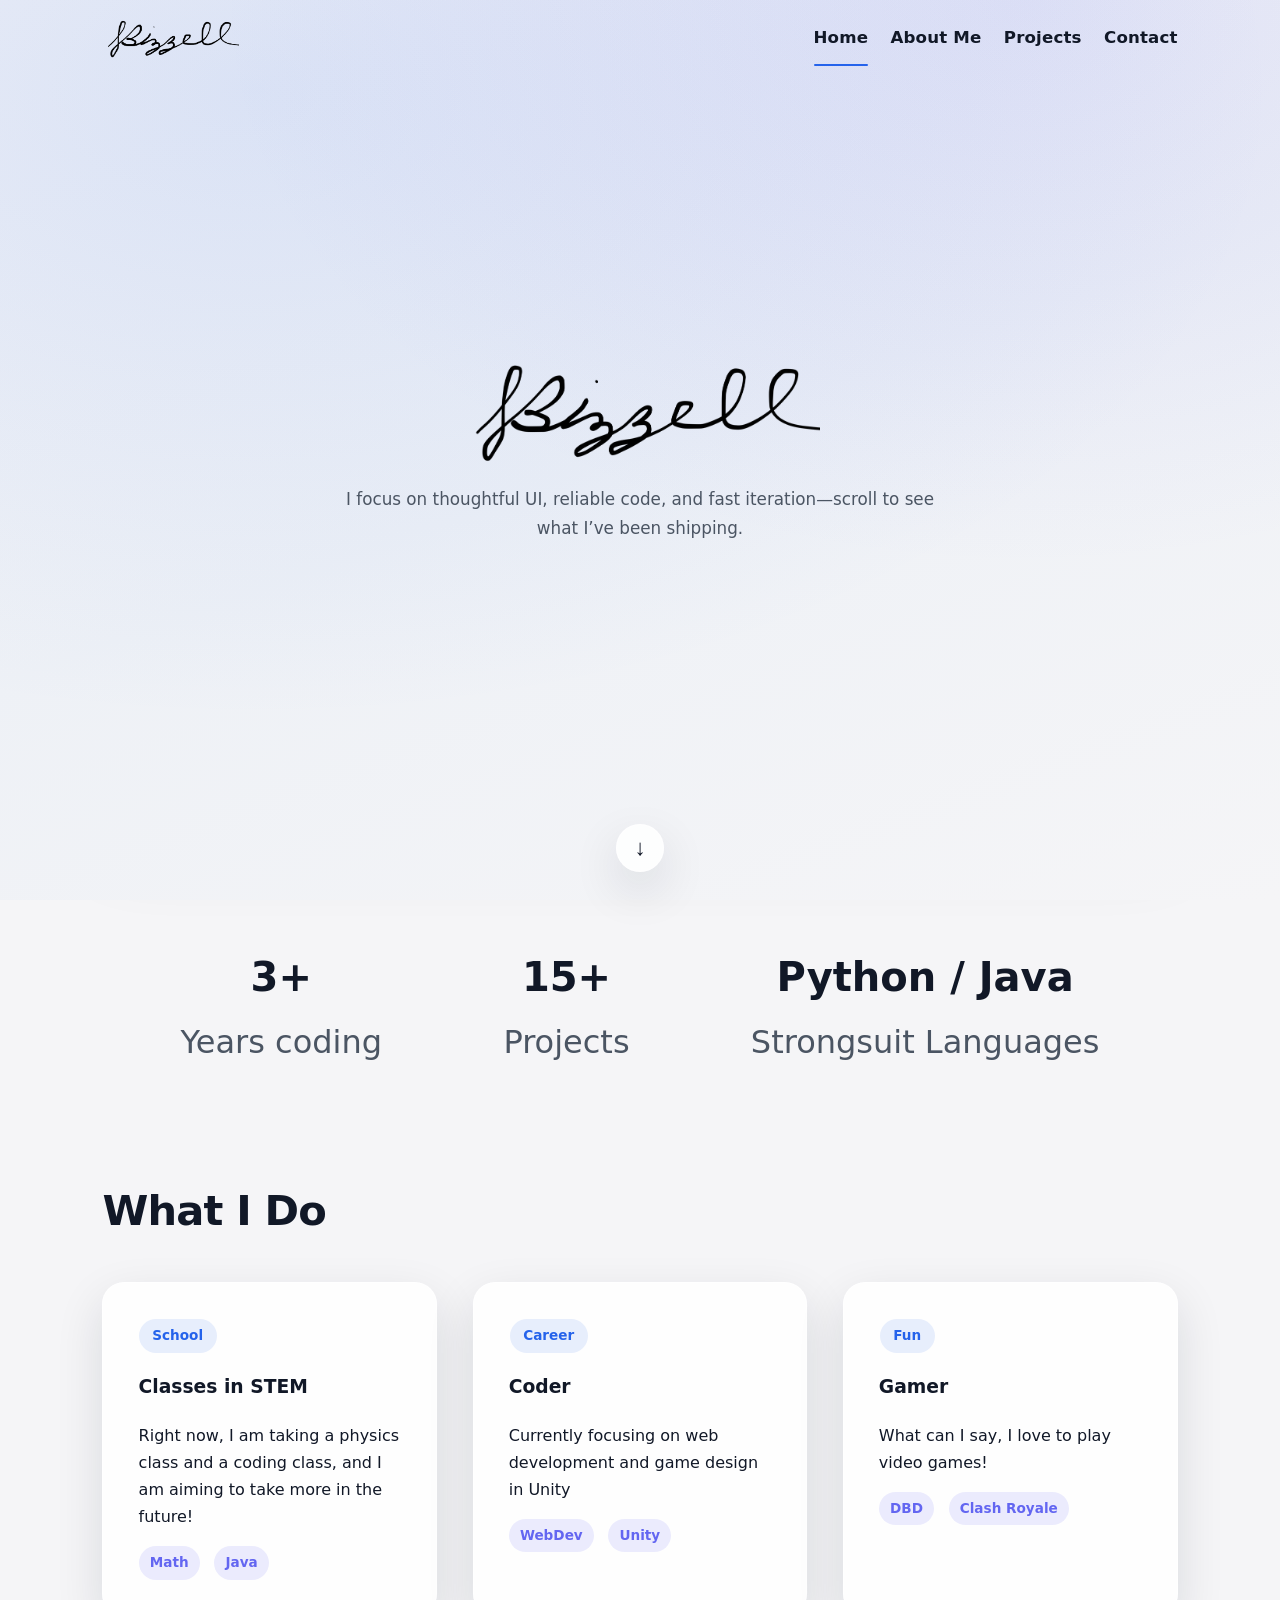
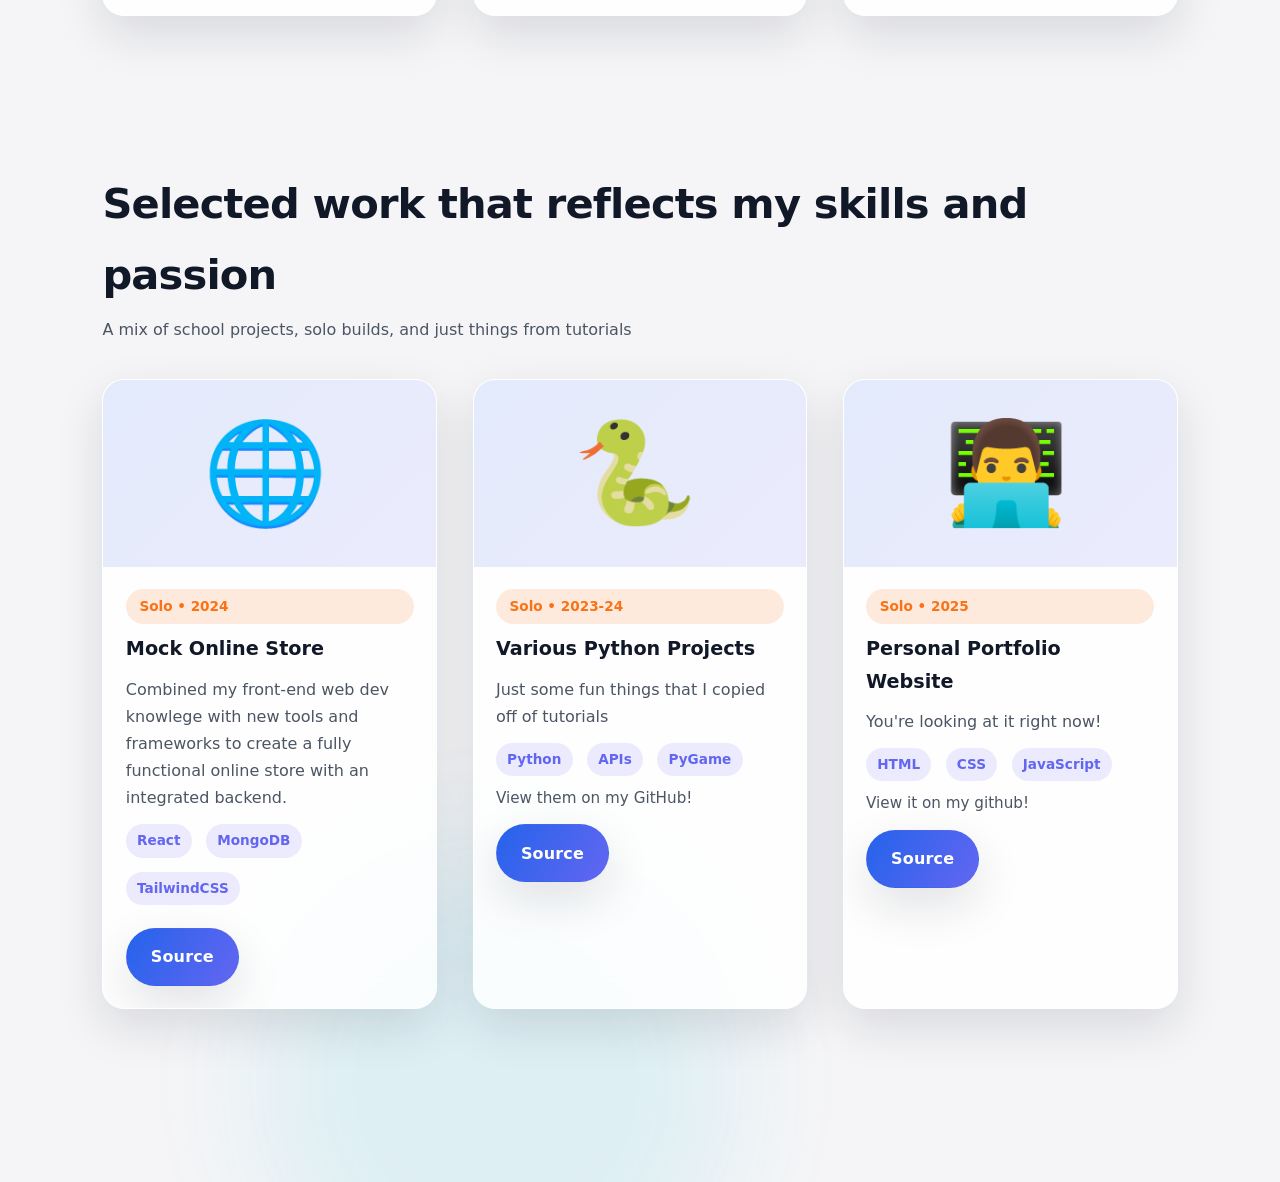
<file: index.html>
<!DOCTYPE html>
<html lang="en">
<head>
  <meta charset="UTF-8">
  <meta name="viewport" content="width=device-width, initial-scale=1.0">
  <title>Jackson Bizzell – Portfolio</title>
  <link rel="stylesheet" href="index.css">
</head>
<body>
  <div class="page">
    <header class="site-header">
      <div class="container header-inner">
        <a class="logo" href="index.html">
          <img src="photos/signature.png" alt="Jackson Bizzell signature">
          <span class="sr-only">Jackson Bizzell</span>
        </a>
        <nav class="nav-links" id="navMenu">
          <a class="nav-link active" href="index.html">Home</a>
          <a class="nav-link" href="about.html">About Me</a>
          <a class="nav-link" href="projects.html">Projects</a>
          <a class="nav-link" href="contact.html">Contact</a>
        </nav>
        <button class="nav-toggle" id="navToggle" aria-label="Toggle menu">
          …
        </button>
      </div>
    </header>

    <div class="bg-accents">
      <div class="blob blob-1"></div>
      <div class="blob blob-2"></div>
      <div class="blob blob-3"></div>
    </div>

    <main class="page-main">
      <section class="hero">
        <div class="container">
          <div class="hero-media">
            <img src="photos/background.jpg" alt="Hero background">
            <div class="hero-overlay"></div>
            <div class="hero-content">
              <div class="hero-text-block hero-text-overlay reveal-left">
                <h1 class="hero-title">Hey there 👋,</h1>
                <h1 class="hero-title"> I'm Jackson</h1>
                <p class="hero-subtitle">I'm a student interested in every aspect of tech!</p>
                <div class="hero-actions reveal-up reveal-delay-1">
                  <a class="btn btn-primary" href="projects.html">View My Work</a>
                  <a class="btn btn-ghost" href="contact.html">Contact Me</a>
                </div>
              </div>

              <div class="hero-mini-cards reveal-right">
                <div class="mini-card with-bg-thumb reveal-up">
                  <div class="mini-card-body">
                    <h4>17</h4>
                    <p>Years old</p>
                  </div>
                </div>
                <div class="mini-card with-bg-thumb reveal-up reveal-delay-1">
                  <div class="mini-card-body">
                    <h4>NCSSM</h4>
                    <p>C/O 2027</p>
                  </div>
                </div>
                <div class="mini-card with-bg-thumb reveal-up reveal-delay-2">
                  <div class="mini-card-body">
                    <h4>Eagle Scout</h4>
                    <p>Troop 124, Clayton, NC</p>
                  </div>
                </div>
              </div>
            </div>
          </div>
        </div>
      </section>

      

      <section class="section">
        <div class="container">
          <div class="stat-row hero-stats">
            <div class="stat-card reveal-up">
              <div class="stat-value">3+</div>
              <div class="stat-label">Years coding</div>
            </div>
            <div class="stat-card reveal-up reveal-delay-1">
              <div class="stat-value">15+</div>
              <div class="stat-label">Projects</div>
            </div>
            <div class="stat-card reveal-up reveal-delay-2">
              <div class="stat-value">Python / Java</div>
              <div class="stat-label">Strongsuit Languages</div>
            </div>
          </div>
        </div>
      </section>

      <section class="section" id="focus">
        <div class="container">
          <div class="section-header reveal-up">
            <h2 class="section-title">What I Do</h2>
          </div>
          <div class="grid grid-3">
            <article class="card reveal-up">
              <div class="pill">School</div>
              <h3>Classes in STEM</h3>
              <p>Right now, I am taking a physics class and a coding class, and I am aiming to take more in the future!</p>
              <div class="project-actions">
                <span class="tag">Math</span>
                <span class="tag">Java</span>
              </div>
            </article>
            <article class="card reveal-up reveal-delay-1">
              <div class="pill">Career</div>
              <h3>Coder</h3>
              <p>Currently focusing on web development and game design in Unity</p>
              <div class="project-actions">
                <span class="tag">WebDev</span>
                <span class="tag">Unity</span>
              </div>
            </article>
            <article class="card reveal-up reveal-delay-2">
              <div class="pill">Fun</div>
              <h3>Gamer</h3>
              <p>What can I say, I love to play video games!</p>
              <div class="project-actions">
                <span class="tag">DBD</span>
                <span class="tag">Clash Royale</span>
              </div>
            </article>
          </div>
        </div>
      </section>

      <section class="section">
        <section class="section">
          <div class="container">
            <div class="section-header reveal-up">
              <h1 class="section-title">Selected work that reflects my skills and passion</h1>
              <p class="section-subtitle">A mix of school projects, solo builds, and just things from tutorials</p>
            </div>
  
            <div class="project-grid">
              <article class="card project-card reveal-up">
                <div class="project-media">
                  🌐
                </div>
                <div class="project-body">
                  <div class="pill tag-warm">Solo • 2024</div>
                  <h3 class="project-title">Mock Online Store</h3>
                  <p class="project-text">Combined my front-end web dev knowlege with new tools and frameworks to create a fully functional online store with an integrated backend.</p>
                  <div class="project-actions">
                    <span class="tag">React</span>
                    <span class="tag">MongoDB</span>
                    <span class="tag">TailwindCSS</span>
                  </div>
                  <div class="project-meta"></div>
                  <div class="project-actions">
                    <a class="btn btn-primary" href="">Source</a>
                  </div>
                </div>
              </article>
  
              <article class="card project-card reveal-up reveal-delay-1">
                <div class="project-media">
                  🐍
                </div>
                <div class="project-body">
                  <div class="pill tag-warm">Solo • 2023-24</div>
                  <h3 class="project-title">Various Python Projects</h3>
                  <p class="project-text">Just some fun things that I copied off of tutorials</p>
                  <div class="project-actions">
                    <span class="tag">Python</span>
                    <span class="tag">APIs</span>
                    <span class="tag">PyGame</span>
                  </div>
                  <div class="project-meta">View them on my GitHub!</div>
                  <div class="project-actions">
                    <a class="btn btn-primary" href="https://github.com/J-Bizzy/Python_Project">Source</a>
                  </div>
                </div>
              </article>
  
              <article class="card project-card reveal-up reveal-delay-2">
                <div class="project-media">
                  👨‍💻
                </div>
                <div class="project-body">
                  <div class="pill tag-warm">Solo • 2025</div>
                  <h3 class="project-title">Personal Portfolio Website</h3>
                  <p class="project-text">You're looking at it right now!</p>
                  <div class="project-actions">
                    <span class="tag">HTML</span>
                    <span class="tag">CSS</span>
                    <span class="tag">JavaScript</span>
                  </div>
                  <div class="project-meta">View it on my github!</div>
                  <div class="project-actions">
                    <a class="btn btn-primary" href="https://github.com/J-Bizzy/J-Bizzy.github.io">Source</a>
                  </div>
                </div>
              </article>
            </div>
          </div>
        </section>
    </main>

    <footer class="site-footer">
      <div class="container footer-inner reveal-up">
        <span>© 2025 Jackson Bizzell</span>
        <span>Have a great rest of your day 🙂</span>
      </div>
    </footer>
  </div>
  <script src="main.js"></script>
</body>
</html>
</file>
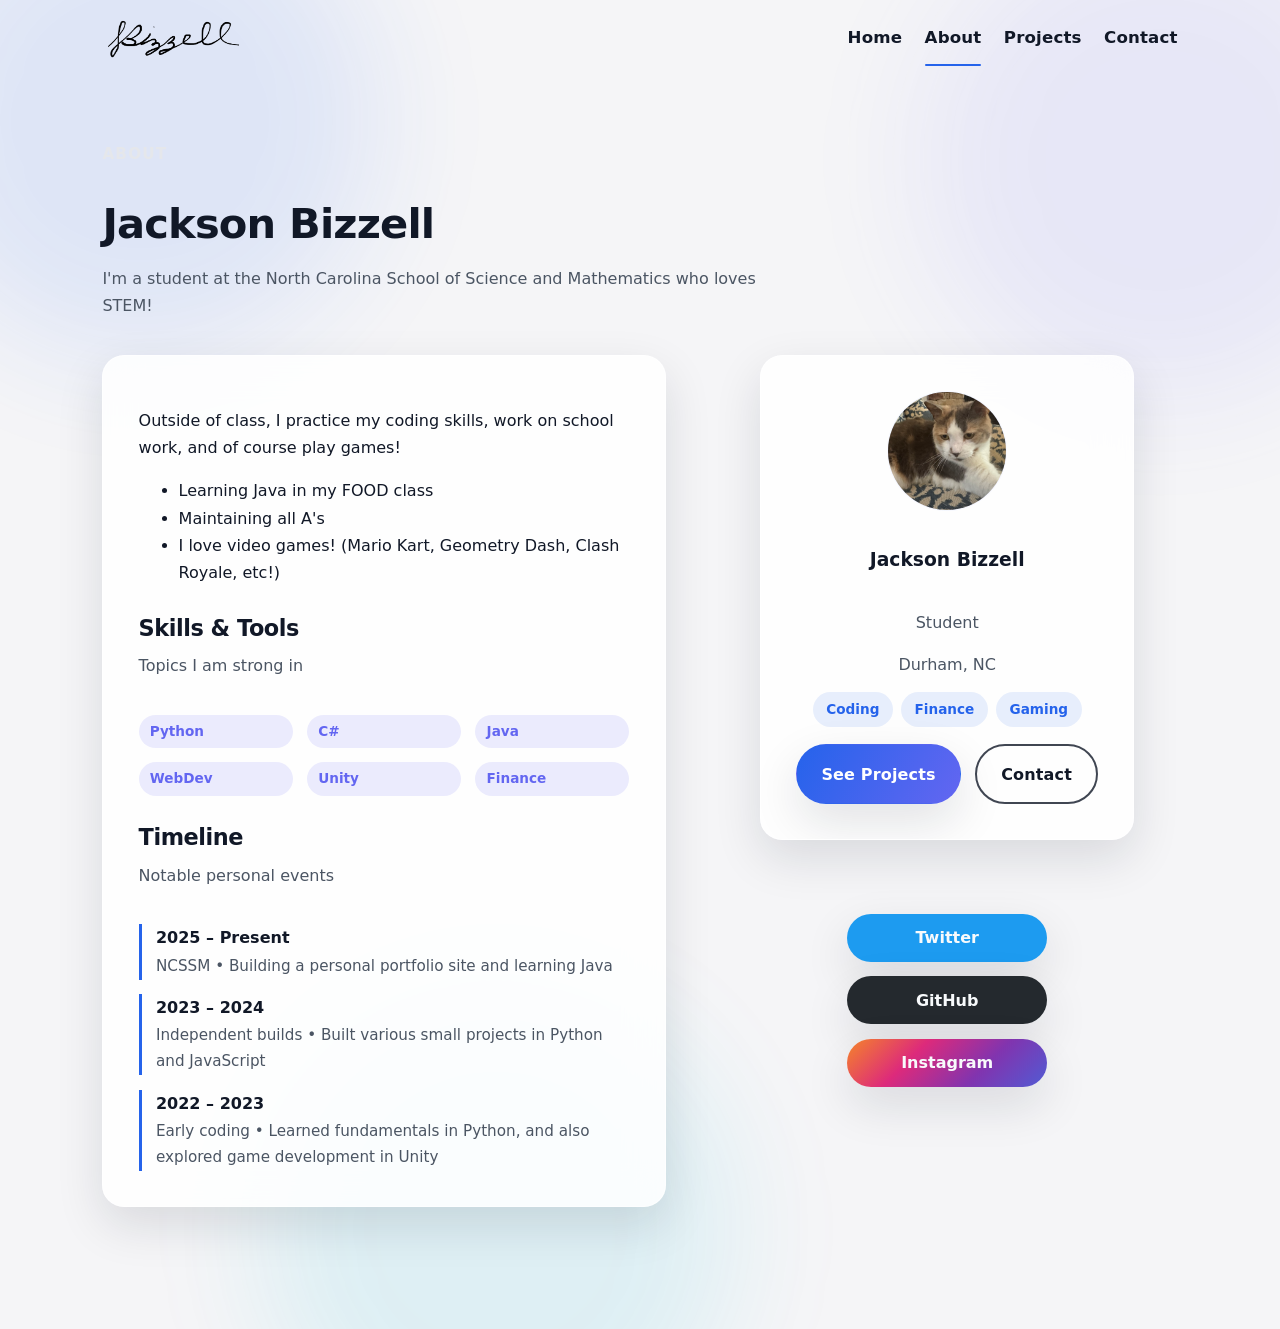
<file: about.html>
<!DOCTYPE html>
<html lang="en">
<head>
  <meta charset="UTF-8">
  <meta name="viewport" content="width=device-width, initial-scale=1.0">
  <title>About – Jackson Bizzell</title>
  <link rel="stylesheet" href="index.css">
</head>
<body>
  <div class="page">
    <header class="site-header">
      <div class="container header-inner">
        <a class="logo" href="index.html">
          <img src="photos/signature.png" alt="Jackson Bizzell signature">
          <span class="sr-only">Jackson Bizzell</span>
        </a>
        <nav class="nav-links" id="navMenu">
          <a class="nav-link" href="index.html">Home</a>
          <a class="nav-link active" href="about.html">About</a>
          <a class="nav-link" href="projects.html">Projects</a>
          <a class="nav-link" href="contact.html">Contact</a>
        </nav>
        <button class="nav-toggle" id="navToggle" aria-label="Toggle menu">
          <span></span><span></span><span></span>
        </button>
      </div>
    </header>

    <div class="bg-accents">
      <div class="blob blob-1"></div>
      <div class="blob blob-2"></div>
      <div class="blob blob-3"></div>
    </div>

    <main class="page-main">
      <section class="section about-section">
        <div class="container">
          <div class="section-header reveal-up">
            <p class="eyebrow">About</p>
            <h1 class="section-title">Jackson Bizzell</h1>
            <p class="section-subtitle">I'm a student at the North Carolina School of Science and Mathematics who loves STEM!</p>
          </div>

          <div class="about-layout">
            <div class="card reveal-left">
              <p>Outside of class, I practice my coding skills, work on school work, and of course play games!</p>
              <ul>
                <li>Learning Java in my FOOD class</li>
                <li>Maintaining all A's</li>
                <li>I love video games! (Mario Kart, Geometry Dash, Clash Royale, etc!)</li>
              </ul>

              <div class="section-header" style="margin-top: var(--space-md);">
                <h2 class="section-title" style="font-size:1.4rem;">Skills &amp; Tools</h2>
                <p class="section-subtitle">Topics I am strong in</p>
              </div>
              <div class="skills-grid reveal-up">
                <span class="tag">Python</span>
                <span class="tag">C#</span>
                <span class="tag">Java</span>
                <span class="tag">WebDev</span>
                <span class="tag">Unity</span>
                <span class="tag">Finance</span>
              </div>

              <div class="section-header" style="margin-top: var(--space-md);">
                <h2 class="section-title" style="font-size:1.4rem;">Timeline</h2>
                <p class="section-subtitle">Notable personal events</p>
              </div>
              <div class="timeline">
                <div class="timeline-item reveal-up">
                  <h4>2025 – Present</h4>
                  <p>NCSSM • Building a personal portfolio site and learning Java</p>
                </div>
                <div class="timeline-item reveal-up reveal-delay-1">
                  <h4>2023 – 2024</h4>
                  <p>Independent builds • Built various small projects in Python and JavaScript</p>
                </div>
                <div class="timeline-item reveal-up reveal-delay-2">
                  <h4>2022 – 2023</h4>
                  <p>Early coding • Learned fundamentals in Python, and also explored game development in Unity</p>
                </div>
              </div>
            </div>

            <div class="profile-column reveal-right">
              <div class="card profile-card">
                <img class="avatar" src="photos/sophie.jpeg" alt="Portrait of Jackson Bizzell">
                <h3>Jackson Bizzell</h3>
                <p class="section-subtitle" style="margin:0;">Student</p>
                <p class="section-subtitle" style="margin:0;">Durham, NC</p>
                <div class="profile-tags">
                  <span class="pill">Coding</span>
                  <span class="pill">Finance</span>
                  <span class="pill">Gaming</span>
                </div>
                <div class="project-actions" style="justify-content:center;">
                  <a class="btn btn-primary" href="projects.html">See Projects</a>
                  <a class="btn btn-ghost" href="contact.html">Contact</a>
                </div>
              </div>
              <div class="about-social-pills">
                <a class="pill pill-twitter" href="https://twitter.com/" target="_blank" rel="noopener noreferrer">Twitter</a>
                <a class="pill pill-github" href="https://github.com/J-Bizzy" target="_blank" rel="noopener noreferrer">GitHub</a>
                <a class="pill pill-instagram" href="https://instagram.com/" target="_blank" rel="noopener noreferrer">Instagram</a>
              </div>
            </div>
          </div>
        </div>
      </section>
    </main>

    <footer class="site-footer">
      <div class="container footer-inner reveal-up">
        <span>© 2025 Jackson Bizzell</span>
        <span>Have a great rest of your day 🙂</span>
      </div>
    </footer>
  </div>

  <script src="main.js"></script>
</body>
</html>
</file>
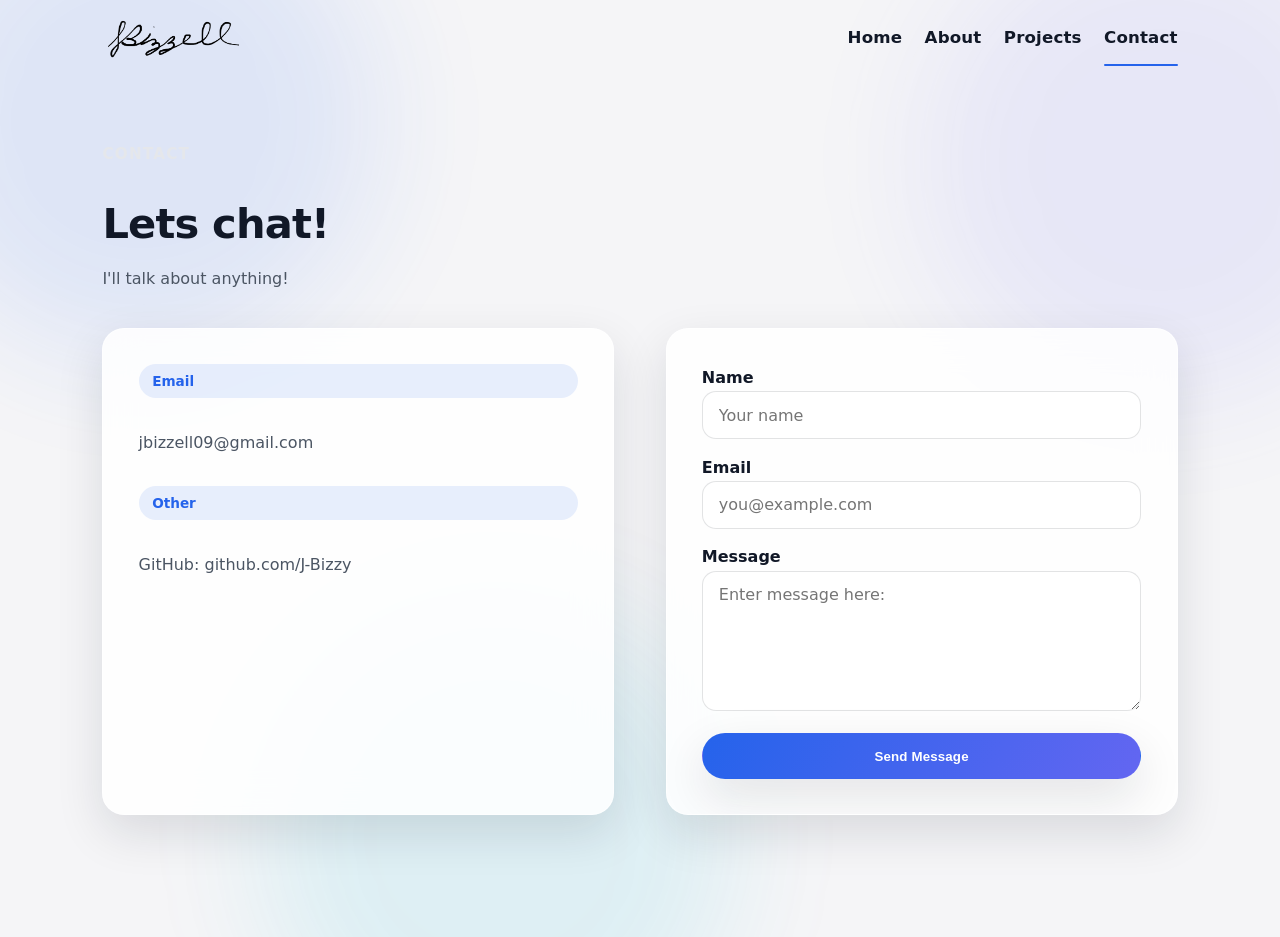
<file: contact.html>
<!DOCTYPE html>
<html lang="en">
<head>
  <meta charset="UTF-8">
  <meta name="viewport" content="width=device-width, initial-scale=1.0">
  <title>Contact – Jackson Bizzell</title>
  <link rel="stylesheet" href="index.css">
</head>
<body>
  <div class="page">
    <header class="site-header">
      <div class="container header-inner">
        <a class="logo" href="index.html">
          <img src="photos/signature.png" alt="Jackson Bizzell signature">
          <span class="sr-only">Jackson Bizzell</span>
        </a>
        <nav class="nav-links" id="navMenu">
          <a class="nav-link" href="index.html">Home</a>
          <a class="nav-link" href="about.html">About</a>
          <a class="nav-link" href="projects.html">Projects</a>
          <a class="nav-link active" href="contact.html">Contact</a>
        </nav>
        <button class="nav-toggle" id="navToggle" aria-label="Toggle menu">
          <span></span><span></span><span></span>
        </button>
      </div>
    </header>

    <div class="bg-accents">
      <div class="blob blob-1"></div>
      <div class="blob blob-2"></div>
      <div class="blob blob-3"></div>
    </div>

    <main class="page-main">
      <section class="section">
        <div class="container">
          <div class="section-header reveal-up">
            <p class="eyebrow">Contact</p>
            <h1 class="section-title">Lets chat!</h1>
            <p class="section-subtitle">I'll talk about anything!</p>
          </div>

          <div class="contact-layout">
            <div class="card reveal-left">
              <div class="contact-list">
                <div class="pill">Email</div>
                <p>jbizzell09@gmail.com</p>
                <div class="pill">Other</div>
                <p>GitHub: github.com/J-Bizzy</p>
              </div>
            </div>

            <div class="card form-card reveal-right">
              <form action="mailto:jbizzell09@gmail.com" method="post" enctype="text/plain">
                <div>
                  <label for="name">Name</label>
                  <input id="name" name="Name" placeholder="Your name">
                </div>
                <div>
                  <label for="email">Email</label>
                  <input id="email" name="Email" type="email" placeholder="you@example.com">
                </div>
                <div>
                  <label for="message">Message</label>
                  <textarea id="message" name="Message" placeholder="Enter message here:"></textarea>
                </div>
                <button class="btn btn-primary" type="submit">Send Message</button>
              </form>
            </div>
          </div>
        </div>
      </section>
    </main>

    <footer class="site-footer">
      <div class="container footer-inner reveal-up">
        <span>© 2025 Jackson Bizzell</span>
        <span>Have a great rest of your day 🙂</span>
      </div>
    </footer>
  </div>

  <script src="main.js"></script>
</body>
</html>
</file>
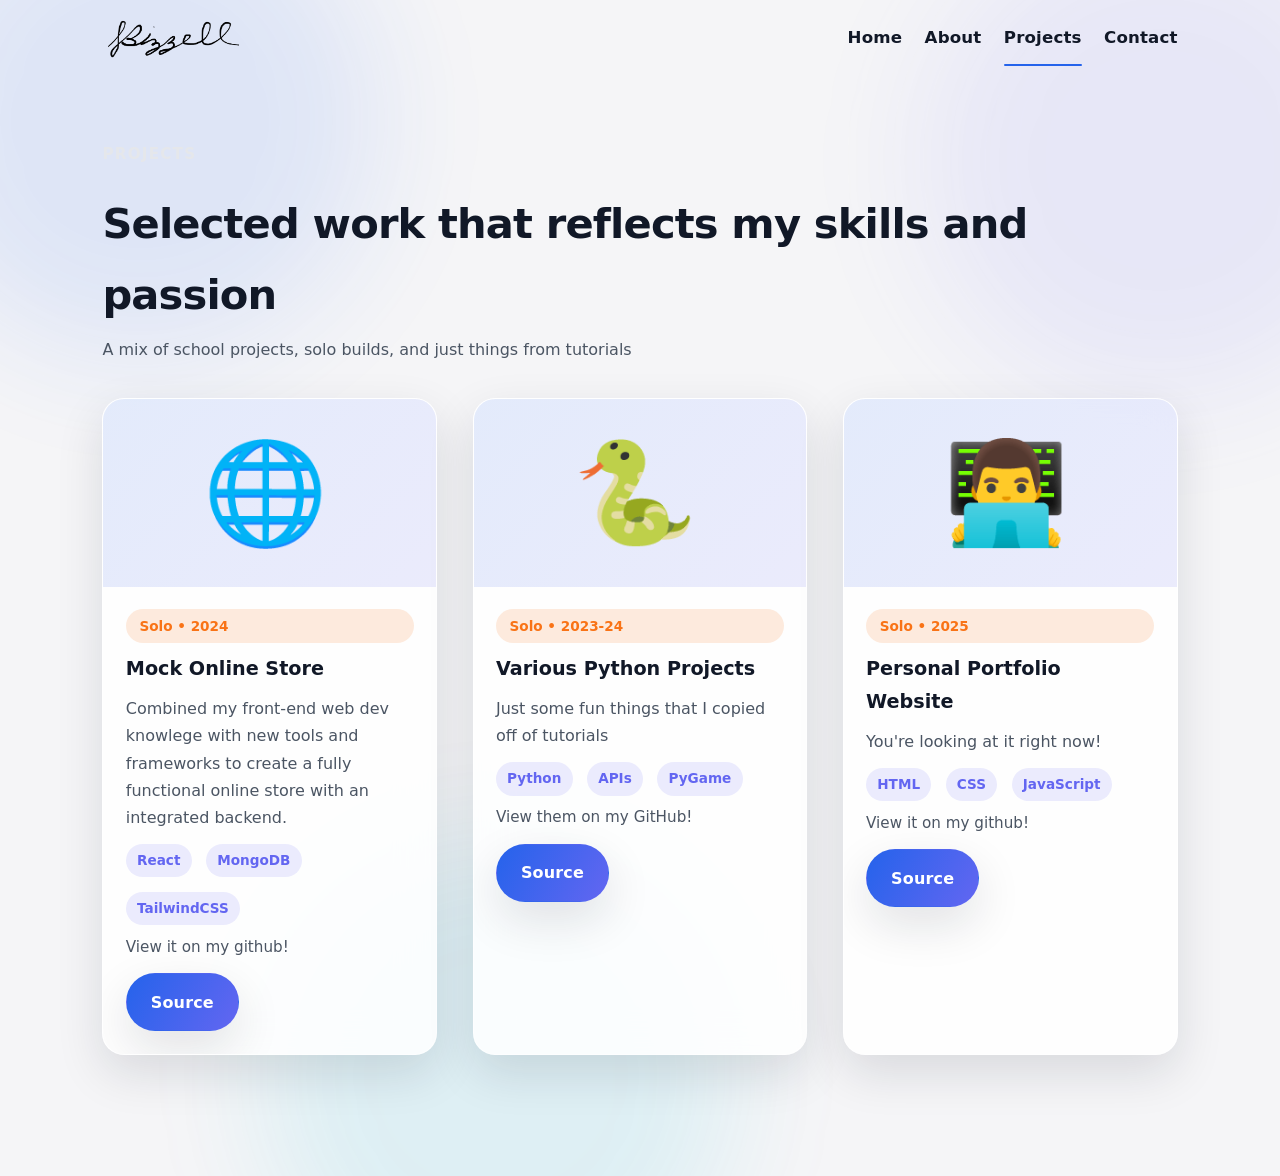
<file: projects.html>
<!DOCTYPE html>
<html lang="en">
<head>
  <meta charset="UTF-8">
  <meta name="viewport" content="width=device-width, initial-scale=1.0">
  <title>Projects – Jackson Bizzell</title>
  <link rel="stylesheet" href="index.css">
</head>
<body>
  <div class="page">
    <header class="site-header">
      <div class="container header-inner">
        <a class="logo" href="index.html">
          <img src="photos/signature.png" alt="Jackson Bizzell signature">
          <span class="sr-only">Jackson Bizzell</span>
        </a>
        <nav class="nav-links" id="navMenu">
          <a class="nav-link" href="index.html">Home</a>
          <a class="nav-link" href="about.html">About</a>
          <a class="nav-link active" href="projects.html">Projects</a>
          <a class="nav-link" href="contact.html">Contact</a>
        </nav>
        <button class="nav-toggle" id="navToggle" aria-label="Toggle menu">
          <span></span><span></span><span></span>
        </button>
      </div>
    </header>

    <div class="bg-accents">
      <div class="blob blob-1"></div>
      <div class="blob blob-2"></div>
      <div class="blob blob-3"></div>
    </div>

    <main class="page-main">
      <section class="section">
        <div class="container">
          <div class="section-header reveal-up">
            <p class="eyebrow">Projects</p>
            <h1 class="section-title">Selected work that reflects my skills and passion</h1>
            <p class="section-subtitle">A mix of school projects, solo builds, and just things from tutorials</p>
          </div>

          <div class="project-grid">
            <article class="card project-card reveal-up">
              <div class="project-media">
                🌐
              </div>
              <div class="project-body">
                <div class="pill tag-warm">Solo • 2024</div>
                <h3 class="project-title">Mock Online Store</h3>
                <p class="project-text">Combined my front-end web dev knowlege with new tools and frameworks to create a fully functional online store with an integrated backend.</p>
                <div class="project-actions">
                  <span class="tag">React</span>
                  <span class="tag">MongoDB</span>
                  <span class="tag">TailwindCSS</span>
                </div>
                <div class="project-meta">View it on my github!</div>
                <div class="project-actions">
                  <a class="btn btn-primary" href="">Source</a>
                </div>
              </div>
            </article>

            <article class="card project-card reveal-up reveal-delay-1">
              <div class="project-media">
                🐍
              </div>
              <div class="project-body">
                <div class="pill tag-warm">Solo • 2023-24</div>
                <h3 class="project-title">Various Python Projects</h3>
                <p class="project-text">Just some fun things that I copied off of tutorials</p>
                <div class="project-actions">
                  <span class="tag">Python</span>
                  <span class="tag">APIs</span>
                  <span class="tag">PyGame</span>
                </div>
                <div class="project-meta">View them on my GitHub!</div>
                <div class="project-actions">
                  <a class="btn btn-primary" href="https://github.com/J-Bizzy/Python_Project">Source</a>
                </div>
              </div>
            </article>

            <article class="card project-card reveal-up reveal-delay-2">
              <div class="project-media">
                👨‍💻
              </div>
              <div class="project-body">
                <div class="pill tag-warm">Solo • 2025</div>
                <h3 class="project-title">Personal Portfolio Website</h3>
                <p class="project-text">You're looking at it right now!</p>
                <div class="project-actions">
                  <span class="tag">HTML</span>
                  <span class="tag">CSS</span>
                  <span class="tag">JavaScript</span>
                </div>
                <div class="project-meta">View it on my github!</div>
                <div class="project-actions">
                  <a class="btn btn-primary" href="https://github.com/J-Bizzy/J-Bizzy.github.io">Source</a>
                </div>
              </div>
            </article>
          </div>
        </div>
      </section>
    </main>

    <footer class="site-footer">
      <div class="container footer-inner reveal-up">
        <span>© 2025 Jackson Bizzell</span>
        <span>Have a great rest of your day 🙂</span>
      </div>
    </footer>
  </div>

  <script src="main.js"></script>
</body>
</html>
</file>
<file: index.css>
:root {
  /* Color system */
  --bg: #f5f5f7;
  --bg-alt: #eef1f6;
  --text-main: #111827;
  --text-muted: #4b5563;
  --accent: #2563eb;
  --accent-2: #6366f1;
  --accent-warm: #f97316;
  --card-bg: rgba(255, 255, 255, 0.85);
  --card-border: rgba(255, 255, 255, 0.6);
  --shadow-soft: 0 18px 48px rgba(17, 24, 39, 0.12);
  --shadow-strong: 0 30px 70px rgba(17, 24, 39, 0.18);

  /* Typography */
  --font-size-body: 1rem;
  --font-size-sm: 0.92rem;
  --font-size-h1: clamp(3rem, 6vw, 4.2rem);
  --font-size-h2: clamp(2rem, 4vw, 2.6rem);
  --font-size-h3: 1.25rem;

  /* Radius & spacing */
  --radius-lg: 22px;
  --radius-md: 14px;
  --radius-pill: 999px;
  --space-xs: 0.5rem;
  --space-sm: 0.9rem;
  --space-md: 1.4rem;
  --space-lg: 2.2rem;
  --space-xl: 3.2rem;
  --reveal-distance: 26px;
  --reveal-duration: 0.75s;
  --reveal-ease: cubic-bezier(0.22, 1, 0.36, 1);
}

*,
*::before,
*::after {
  box-sizing: border-box;
}

html,
body {
  margin: 0;
  padding: 0;
}

body {
  background: var(--bg);
  color: var(--text-main);
  font-family: "Inter", system-ui, -apple-system, BlinkMacSystemFont, "Segoe UI", sans-serif;
  font-size: var(--font-size-body);
  line-height: 1.7;
  -webkit-font-smoothing: antialiased;
  min-height: 100vh;
}

a.frame-lock,
body.frame-lock {
  overflow: hidden;
}

a {
  color: inherit;
  text-decoration: none;
}

img {
  display: block;
  max-width: 100%;
}

/* Layout helpers */
.page {
  min-height: 100vh;
  display: flex;
  flex-direction: column;
  position: relative;
  overflow-x: hidden;
}


.container {
  width: 100%;
  max-width: 1120px;
  margin: 0 auto;
  padding: 0 var(--space-md);
}

.section {
  padding: var(--space-xl) 0;
}

.grid {
  display: grid;
  gap: var(--space-lg);
}

.grid-2 {
  grid-template-columns: repeat(2, minmax(0, 1fr));
}

.grid-3 {
  grid-template-columns: repeat(3, minmax(0, 1fr));
}

/* Nav */
.site-header {
  position: sticky;
  top: 0;
  z-index: 120;
}

.header-inner {
  display: flex;
  align-items: center;
  justify-content: space-between;
  height: 76px;
}

.logo {
  font-weight: 800;
  letter-spacing: -0.04em;
  font-size: 1.28rem;
}

.logo img {
  height: 40px;
  width: auto;
  display: block;
}

.nav-links {
  display: flex;
  gap: var(--space-md);
  align-items: center;
  font-size: 1.04rem;
}

.nav-link {
  position: relative;
  font-weight: 600;
  letter-spacing: 0.01em;
  padding: 6px 0;
}

.nav-link::after {
  content: "";
  position: absolute;
  left: 0;
  bottom: -8px;
  width: 100%;
  height: 2px;
  background: var(--accent);
  border-radius: var(--radius-pill);
  transform: scaleX(0);
  transform-origin: left;
  transition: transform 0.18s ease;
}

.nav-link:hover::after,
.nav-link.active::after {
  transform: scaleX(1);
}

.nav-toggle {
  display: none;
  background: rgba(255, 255, 255, 0.8);
  border: 1px solid var(--card-border);
  padding: 0.55rem 0.7rem;
  border-radius: 12px;
  box-shadow: var(--shadow-soft);
  cursor: pointer;
}

.nav-toggle span {
  display: block;
  width: 20px;
  height: 2px;
  background: var(--text-main);
  margin: 4px 0;
  transition: transform 0.2s ease;
}

/* Buttons */
.btn {
  display: inline-flex;
  align-items: center;
  justify-content: center;
  gap: 0.45rem;
  padding: 0.9rem 1.5rem;
  border-radius: var(--radius-pill);
  font-weight: 700;
  letter-spacing: 0.01em;
  border: 1px solid transparent;
  cursor: pointer;
  transition: transform 0.18s ease, box-shadow 0.2s ease, border-color 0.2s ease, background 0.2s ease;
}

.btn-primary {
  background: linear-gradient(120deg, var(--accent), var(--accent-2));
  color: #fff;
  box-shadow: var(--shadow-soft);
}

.btn-ghost {
  background: transparent;
  color: var(--text-main);
  border-color: rgba(17, 24, 39, 0.8);
  border-width: 2px;
}

.btn:hover {
  transform: translateY(-2px);
  box-shadow: var(--shadow-strong);
}

/* Cards */
.card {
  background: var(--card-bg);
  border: 1px solid var(--card-border);
  backdrop-filter: blur(18px);
  border-radius: var(--radius-lg);
  box-shadow: var(--shadow-soft);
  padding: var(--space-lg);
  position: relative;
  overflow: hidden;
}

.card:hover {
  transform: translateY(-2px);
}

.pill {
  display: inline-flex;
  align-items: center;
  gap: 0.4rem;
  padding: 0.35rem 0.85rem;
  border-radius: var(--radius-pill);
  background: rgba(37, 99, 235, 0.1);
  color: var(--accent);
  font-weight: 600;
  font-size: 0.85rem;
}

.tag {
  display: inline-flex;
  align-items: center;
  padding: 0.32rem 0.7rem;
  border-radius: var(--radius-pill);
  background: rgba(99, 102, 241, 0.12);
  color: var(--accent-2);
  font-weight: 600;
  font-size: 0.85rem;
}

.tag-warm {
  background: rgba(249, 115, 22, 0.14);
  color: var(--accent-warm);
}

/* Hero */
.hero {
  padding: var(--space-lg) 0;
  position: relative;
}

.hero-media {
  position: relative;
  width: 100%;
  border-radius: 28px;
  overflow: hidden;
  box-shadow: var(--shadow-strong);
  min-height: 540px;
  background: #0f172a;
}

.hero-media img {
  position: absolute;
  inset: 0;
  width: 100%;
  height: 100%;
  object-fit: cover;
  object-position: center;
}

.hero-overlay {
  position: absolute;
  inset: 0;
  background: linear-gradient(to right, rgba(3, 7, 18, 0.75), rgba(3, 7, 18, 0.45), rgba(3, 7, 18, 0.05));
  pointer-events: none;
  z-index: 1;
}

.hero-content {
  display: grid;
  grid-template-columns: 1.1fr 0.9fr;
  align-items: center;
  gap: clamp(1.5rem, 5vw, 3rem);
  padding: clamp(1.5rem, 5vw, 3rem);
  min-height: 600px;
  position: relative;
  z-index: 2;
}

.hero-text-block {
  display: grid;
  gap: var(--space-sm);
}

.hero-text-overlay {
  position: static;
  max-width: 720px;
  margin: 0;
  padding: 0;
  color: #f8fafc;
  text-shadow: 0 4px 28px rgba(0, 0, 0, 0.35);
}

.eyebrow {
  font-size: 0.95rem;
  font-weight: 700;
  letter-spacing: 0.08em;
  text-transform: uppercase;
  color: #e5e7eb;
}

.hero-title {
  font-size: var(--font-size-h1);
  line-height: 1.05;
  letter-spacing: -0.04em;
  margin: 0;
  color: #f8fafc;
}

.hero-subtitle {
  margin: 0;
  color: rgba(248, 250, 252, 0.9);
  max-width: 620px;
}

.hero-actions {
  display: flex;
  gap: var(--space-sm);
  flex-wrap: wrap;
  margin-top: var(--space-sm);
}

.scroll-indicator {
  position: absolute;
  bottom: 18px;
  left: 50%;
  transform: translateX(-50%);
  display: inline-flex;
  align-items: center;
  justify-content: center;
  width: 42px;
  height: 42px;
  border-radius: 50%;
  background: var(--card-bg);
  border: 1px solid var(--card-border);
  box-shadow: var(--shadow-soft);
  color: var(--text-main);
  font-size: 1.2rem;
  cursor: pointer;
  transition: transform 0.18s ease, box-shadow 0.2s ease;
}

.scroll-indicator:hover {
  transform: translateX(-50%) translateY(-4px);
  box-shadow: var(--shadow-strong);
}

.hero-main-card {
  min-height: 320px;
  border-radius: var(--radius-lg);
  background: linear-gradient(160deg, rgba(37, 99, 235, 0.12), rgba(99, 102, 241, 0.1));
  border: 1px solid var(--card-border);
  box-shadow: var(--shadow-strong);
  position: relative;
  overflow: hidden;
}

.hero-main-card .placeholder-img {
  position: absolute;
  inset: 0;
  display: grid;
  place-items: center;
  font-weight: 700;
  color: var(--accent);
  letter-spacing: 0.08em;
}

.hero-mini-cards {
  display: grid;
  gap: var(--space-md);
  grid-template-columns: 1fr;
  justify-items: center;
  align-self: center;
}

.mini-card {
  width: clamp(140px, 18vw, 180px);
  aspect-ratio: 1 / 1;
  padding: var(--space-md);
  border-radius: var(--radius-lg);
  border: 1px solid var(--card-border);
  box-shadow: var(--shadow-soft);
  display: grid;
  place-items: center;
  gap: 0.35rem;
  text-align: center;
  background-color: var(--bg-alt);
  backdrop-filter: blur(10px);
}

.mini-card h4 {
  margin: 0;
  font-size: 2rem;
}

.mini-card p {
  margin: 0;
  font-size: 0.92rem;
}

/* Stat row */
.stat-row {
  display: flex;
  justify-content: space-evenly;
  gap: var(--space-lg);
  margin-top: var(--space-lg);
  text-align: center;
  flex-wrap: wrap;
}

.stat-card {
  padding: 0.25rem 0.5rem;
  border-radius: 0;
  background: transparent;
  border: none;
  box-shadow: none;
  display: grid;
  gap: 0.25rem;
}

.stat-value {
  font-weight: 800;
  font-size: 2.5rem;
  text-align: center;
}

.stat-label {
  color: var(--text-muted);
  font-size: 2rem;
  text-align: center;
}

/* Sections */
.section-header {
  text-align: left;
  display: grid;
  gap: 0.35rem;
  margin-bottom: var(--space-lg);
}

.section-title {
  margin: 0;
  font-size: var(--font-size-h2);
  letter-spacing: -0.02em;
}

.section-subtitle {
  margin: 0;
  color: var(--text-muted);
  max-width: 680px;
}

/* Projects */
.project-grid {
  display: grid;
  gap: var(--space-lg);
  grid-template-columns: repeat(3, minmax(0, 1fr));
}

.project-card {
  padding: 0;
  overflow: hidden;
  transition: transform 0.18s ease, box-shadow 0.2s ease, border-color 0.2s ease;
}

.project-card:hover {
  transform: translateY(-6px);
  box-shadow: var(--shadow-strong);
  border-color: rgba(37, 99, 235, 0.25);
}

.project-media {
  position: relative;
  aspect-ratio: 16 / 9;
  background: linear-gradient(135deg, rgba(37, 99, 235, 0.12), rgba(99, 102, 241, 0.12));
  display: grid;
  place-items: center;
  color: var(--accent);
  font-weight: 700;
  letter-spacing: 0.08em;
  font-size: 100px;
}

.project-body {
  padding: var(--space-md);
  display: grid;
  gap: 0.6rem;
}

.project-title {
  margin: 0;
  font-size: 1.2rem;
}

.project-text {
  margin: 0;
  color: var(--text-muted);
}

.project-meta {
  color: var(--text-muted);
  font-size: 0.95rem;
}

.project-actions {
  display: flex;
  gap: var(--space-sm);
  flex-wrap: wrap;
  margin-top: 0.2rem;
}

/* About page */
.about-section {
  position: relative;
}

.about-layout {
  display: grid;
  grid-template-columns: 1.1fr 0.9fr;
  gap: var(--space-xl);
  align-items: start;
}

.profile-column {
  display: grid;
  gap: var(--space-md);
  justify-items: center;
}

.profile-card {
  display: grid;
  gap: var(--space-sm);
  text-align: center;
}

.avatar {
  width: 120px;
  height: 120px;
  border-radius: 50%;
  background: linear-gradient(135deg, rgba(37, 99, 235, 0.12), rgba(99, 102, 241, 0.12));
  display: block;
  margin: 0 auto;
  border: 1px solid var(--card-border);
  object-fit: cover;
  object-position: center;
}

.profile-tags {
  display: flex;
  gap: 0.5rem;
  justify-content: center;
  flex-wrap: wrap;
}

.about-social-pills {
  margin-top: var(--space-xl);
  display: grid;
  gap: var(--space-sm);
  justify-items: center;
}

.about-social-pills .pill {
  min-width: 200px;
  padding: 0.65rem 1.8rem;
  font-size: 1rem;
  font-weight: 700;
  justify-content: center;
  box-shadow: var(--shadow-soft);
  border-radius: var(--radius-pill);
}

.pill-twitter {
  background: #1d9bf0;
  color: #f8fafc;
}

.pill-github {
  background: #24292e;
  color: #f8fafc;
}

.pill-instagram {
  background: linear-gradient(135deg, #f58529, #dd2a7b, #8134af, #515bd4);
  color: #f8fafc;
}

.skills-grid {
  display: grid;
  gap: var(--space-sm);
  grid-template-columns: repeat(auto-fit, minmax(140px, 1fr));
}

.timeline {
  display: grid;
  gap: var(--space-sm);
  margin-top: var(--space-md);
}

.timeline-item {
  border-left: 3px solid var(--accent);
  padding-left: var(--space-sm);
}

.timeline-item h4 {
  margin: 0;
  font-size: 1rem;
}

.timeline-item p {
  margin: 0.15rem 0 0;
  color: var(--text-muted);
  font-size: 0.95rem;
}

/* Contact */
.contact-layout {
  display: grid;
  grid-template-columns: repeat(2, minmax(0, 1fr));
  gap: var(--space-xl);
}

.contact-list {
  display: grid;
  gap: var(--space-sm);
  color: var(--text-muted);
}

.form-card form {
  display: grid;
  gap: var(--space-sm);
}

label {
  font-weight: 600;
  color: var(--text-main);
}

input,
textarea {
  width: 100%;
  padding: 0.85rem 1rem;
  border-radius: var(--radius-md);
  border: 1px solid rgba(17, 24, 39, 0.12);
  background: rgba(255, 255, 255, 0.9);
  font-family: inherit;
  font-size: 1rem;
  transition: border-color 0.15s ease, box-shadow 0.15s ease;
}

input:focus,
textarea:focus {
  outline: none;
  border-color: var(--accent);
  box-shadow: 0 0 0 3px rgba(37, 99, 235, 0.18);
}

textarea {
  min-height: 140px;
  resize: vertical;
}

/* Footer */
.site-footer {
  padding: var(--space-md) 0;
}

.footer-inner {
  display: flex;
  justify-content: space-between;
  align-items: center;
  gap: var(--space-sm);
  color: var(--text-muted);
  font-size: 0.95rem;
}

/* Background blobs */
.bg-accents {
  position: absolute;
  inset: 0;
  pointer-events: none;
  overflow: hidden;
  z-index: -1;
}

.blob {
  position: absolute;
  width: 480px;
  height: 480px;
  border-radius: 50%;
  filter: blur(60px);
  opacity: 0.6;
}

.blob-1 { background: rgba(37, 99, 235, 0.18); top: -120px; left: -100px; }
.blob-2 { background: rgba(99, 102, 241, 0.16); top: -80px; right: -120px; }
.blob-3 { background: rgba(6, 182, 212, 0.16); bottom: -140px; left: 20%; }

/* Intro overlay frame */
.intro-frame {
  position: fixed;
  inset: 0;
  z-index: 70;
  background: radial-gradient(160% 140% at 20% 10%, rgba(37, 99, 235, 0.12), transparent 50%), radial-gradient(140% 140% at 80% 0%, rgba(99, 102, 241, 0.12), transparent 45%), linear-gradient(160deg, #f5f5f7 0%, #eef1f6 50%, #f5f5f7 100%);
  display: grid;
  grid-template-columns: minmax(0, 1fr);
  align-items: center;
  padding: var(--space-xl) var(--space-md);
  transition: transform 1.3s ease, opacity 1.3s ease;
}

.intro-frame.hide {
  transform: translateY(-100%);
  opacity: 0;
}

.intro-content {
  max-width: 960px;
  margin: 0 auto;
  display: grid;
  grid-template-columns: minmax(0, 1fr);
  gap: var(--space-md);
  justify-items: center;
  text-align: center;
}

.intro-headline {
  font-size: clamp(3rem, 7vw, 4.6rem);
  line-height: 1.05;
  letter-spacing: -0.04em;
  margin: 0;
  text-align: center;
}

.intro-subtext {
  margin: 0;
  font-size: 1.05rem;
  color: var(--text-muted);
  max-width: 620px;
  text-align: center;
}

.intro-arrow {
  position: absolute;
  bottom: 28px;
  left: 50%;
  transform: translateX(-50%);
  display: inline-flex;
  align-items: center;
  justify-content: center;
  width: 48px;
  height: 48px;
  border-radius: 50%;
  background: var(--card-bg);
  border: 1px solid var(--card-border);
  box-shadow: var(--shadow-soft);
  color: var(--text-main);
  font-size: 1.4rem;
  cursor: pointer;
  transition: transform 0.18s ease, box-shadow 0.2s ease;
}

.intro-arrow:hover {
  transform: translateX(-50%) translateY(-4px);
  box-shadow: var(--shadow-strong);
}

.intro-signature {
  max-width: 360px;
  width: 100%;
  height: auto;
  display: block;
  margin: 0 auto;
}

.sr-only {
  position: absolute;
  width: 1px;
  height: 1px;
  padding: 0;
  margin: -1px;
  overflow: hidden;
  clip: rect(0, 0, 0, 0);
  white-space: nowrap;
  border: 0;
}

/* Reveal helper */
.reveal,
.reveal-up,
.reveal-down,
.reveal-left,
.reveal-right {
  opacity: 0;
  transform: translateY(var(--reveal-distance));
  transition: opacity var(--reveal-duration) var(--reveal-ease), transform var(--reveal-duration) var(--reveal-ease);
}

.reveal-up { transform: translateY(var(--reveal-distance)); }
.reveal-down { transform: translateY(calc(var(--reveal-distance) * -1)); }
.reveal-left { transform: translateX(calc(var(--reveal-distance) * -1)); }
.reveal-right { transform: translateX(var(--reveal-distance)); }

.reveal-delay-1 { transition-delay: 0.1s; }
.reveal-delay-2 { transition-delay: 0.2s; }
.reveal-delay-3 { transition-delay: 0.3s; }
.reveal-delay-4 { transition-delay: 0.4s; }

.is-visible {
  opacity: 1;
  transform: translate3d(0, 0, 0);
}

@media (prefers-reduced-motion: reduce) {
  .reveal,
  .reveal-up,
  .reveal-down,
  .reveal-left,
  .reveal-right {
    opacity: 1;
    transform: none;
    transition: opacity 0.2s ease;
  }
}

/* Responsive */
@media (max-width: 1024px) {
  .about-layout,
  .contact-layout {
    grid-template-columns: 1fr;
  }

  .about-social-pills {
    margin-top: var(--space-md);
  }

  .hero-content {
    grid-template-columns: 1fr;
    justify-items: center;
    text-align: center;
  }

  .hero-text-overlay {
    text-align: center;
  }

  .hero-actions {
    justify-content: center;
  }

  .project-grid {
    grid-template-columns: repeat(2, minmax(0, 1fr));
  }
}

@media (max-width: 780px) {
  .nav-links {
    position: absolute;
    top: 76px;
    right: var(--space-md);
    background: var(--card-bg);
    border: 1px solid var(--card-border);
    box-shadow: var(--shadow-soft);
    border-radius: var(--radius-md);
    padding: var(--space-sm);
    display: grid;
    gap: var(--space-sm);
    min-width: 180px;
    opacity: 0;
    pointer-events: none;
    transform: translateY(-8px);
    transition: opacity 0.2s ease, transform 0.2s ease;
  }

  .nav-links.open {
    opacity: 1;
    pointer-events: auto;
    transform: translateY(0);
  }

  .nav-toggle {
    display: inline-flex;
  }

  .hero-media {
    max-height: 90vh;
  }

  .hero-text-overlay {
    margin: 0;
    text-align: center;
    max-width: 100%;
    transform: none;
  }

  .hero-overlay {
    background: linear-gradient(to right, rgba(0, 0, 0, 0.78), rgba(0, 0, 0, 0.5), rgba(0, 0, 0, 0.12));
  }

  .hero {
    padding-top: var(--space-lg);
  }

  .hero-actions {
    width: 100%;
  }

  .grid-3,
  .project-grid {
    grid-template-columns: 1fr;
  }
}

@media (max-width: 540px) {
  .hero-title {
    font-size: clamp(2.4rem, 9vw, 3rem);
  }

  .hero-mini-cards {
    grid-template-columns: 1fr;
  }

  .footer-inner {
    flex-direction: column;
    align-items: flex-start;
  }
}
</file>
